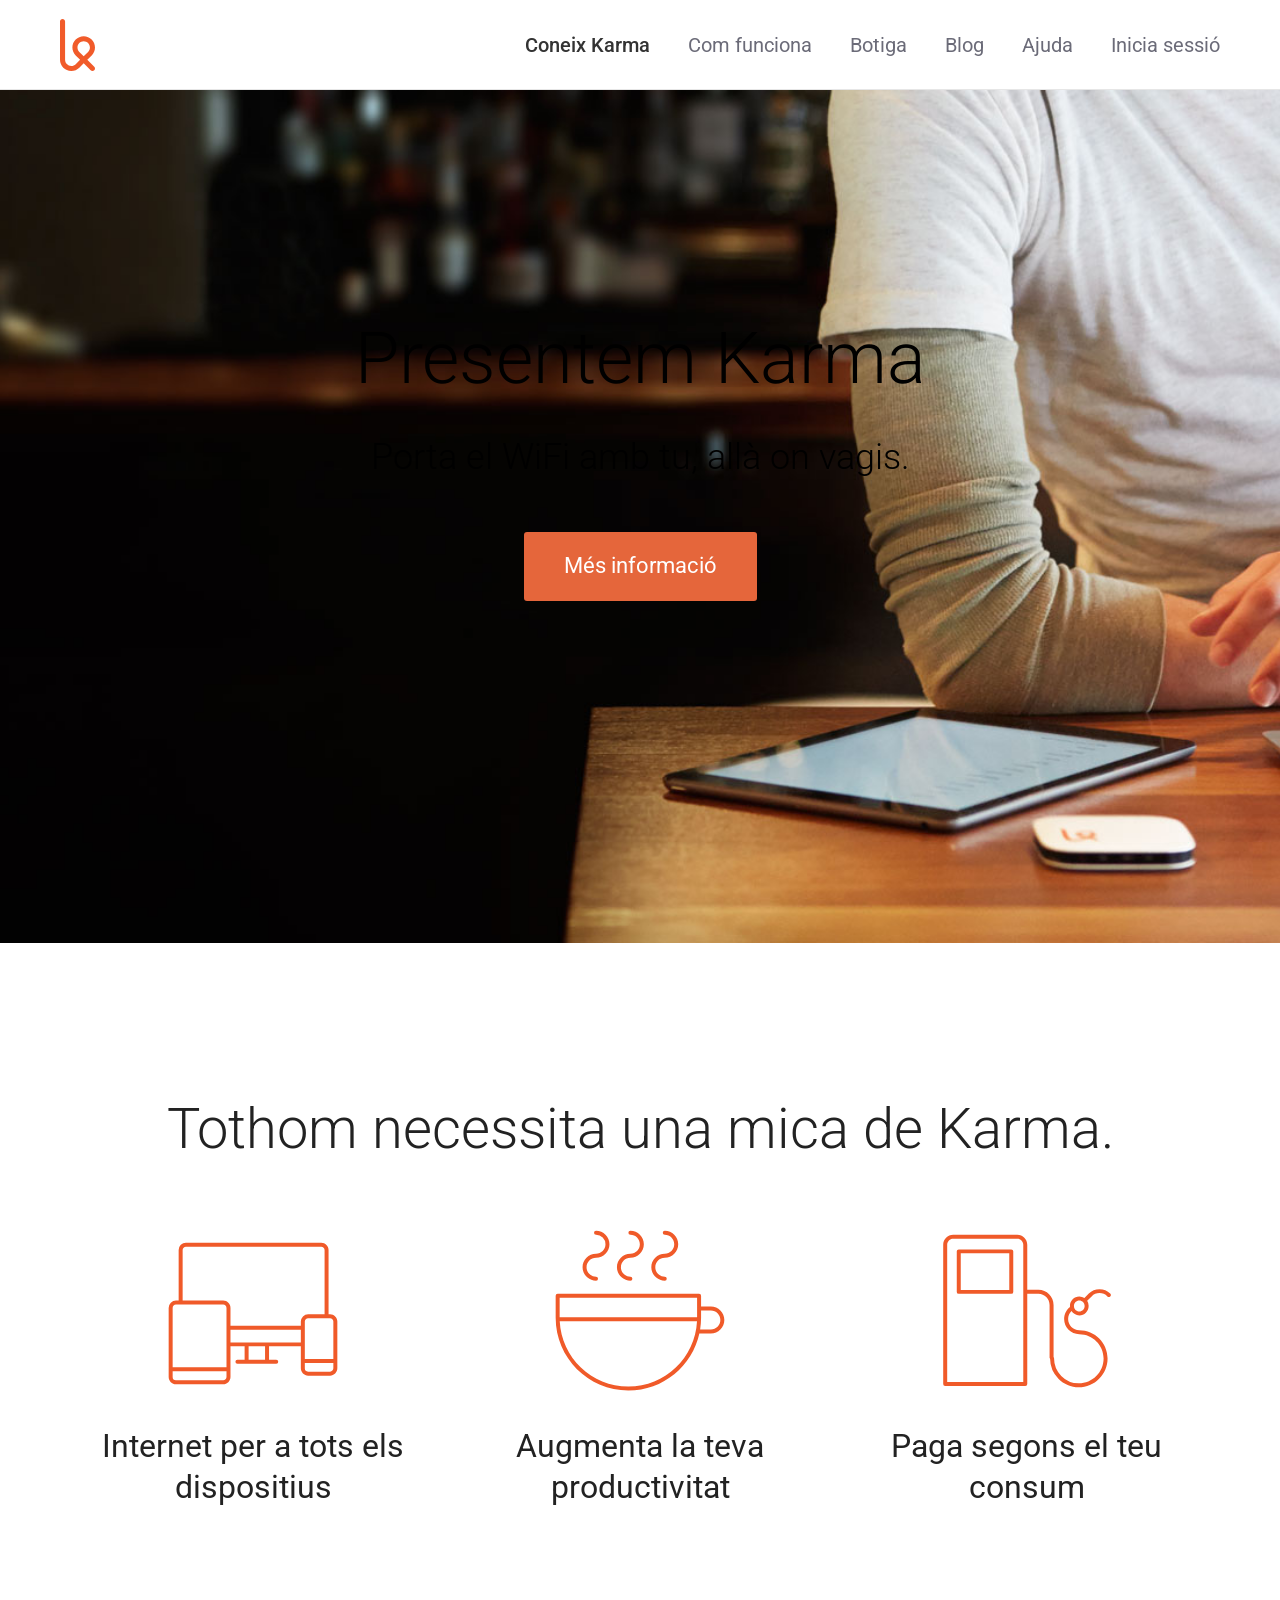
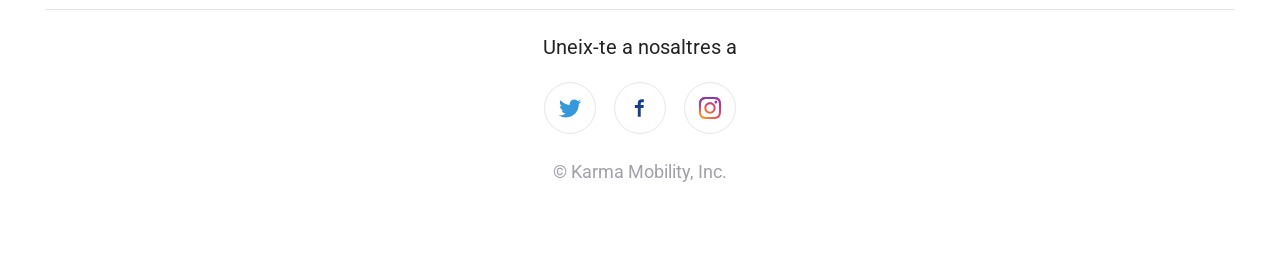
<file: karma/index.html>
<!DOCTYPE html>
<html lang="ca">
<head>
  <meta charset="UTF-8">
  <meta name="viewport" content="width=device-width, initial-scale=1">
  <title>Karma</title>
  <link rel="icon" href="favicon.ico">
  <link rel="preconnect" href="https://fonts.googleapis.com">
  <link rel="preconnect" href="https://fonts.gstatic.com" crossorigin>
  <link href="https://fonts.googleapis.com/css2?family=Roboto:wght@300;400;500;700&display=swap" rel="stylesheet">
  <link rel="stylesheet" href="style.css">
</head>
<body>

  <header class="header">
    <div class="container header__inner">
      <a href="#" class="logo"><img src="karma-logo.svg" alt="Karma"></a>

      <input type="checkbox" id="menu-toggle" class="menu-toggle">
      <label for="menu-toggle" class="menu-button">
        <img src="menu-hamburger.svg" alt="Menú">
      </label>

      <nav class="nav">
        <ul>
          <li><a href="#" class="nav__current">Coneix Karma</a></li>
          <li><a href="#">Com funciona</a></li>
          <li><a href="#">Botiga</a></li>
          <li><a href="#">Blog</a></li>
          <li><a href="#">Ajuda</a></li>
          <li><a href="#">Inicia sessió</a></li>
        </ul>
      </nav>
    </div>
  </header>

  <main>
    <section class="hero">
      <h1>Presentem Karma</h1>
      <p>Porta el WiFi amb tu, allà on vagis.</p>
      <a href="#" class="button">Més informació</a>
    </section>

    <section class="features container">
      <h2>Tothom necessita una mica de Karma.</h2>
      <div class="features__list">
        <article class="feature">
          <img src="icon-devices.svg" alt="">
          <h3>Internet per a tots els dispositius</h3>
        </article>
        <article class="feature">
          <img src="icon-coffee.svg" alt="">
          <h3>Augmenta la teva productivitat</h3>
        </article>
        <article class="feature">
          <img src="icon-refill.svg" alt="">
          <h3>Paga segons el teu consum</h3>
        </article>
      </div>
    </section>
  </main>

  <footer class="footer container">
    <p class="footer__title">Uneix-te a nosaltres a</p>
    <ul class="social">
      <li><a href="#"><img src="twitter-icon.svg" alt="Twitter"></a></li>
      <li><a href="#"><img src="facebook-icon.svg" alt="Facebook"></a></li>
      <li><a href="#"><img src="instagram-icon.svg" alt="Instagram"></a></li>
    </ul>
    <p class="footer__copy">&copy; Karma Mobility, Inc.</p>
  </footer>

</body>
</html>
</file>
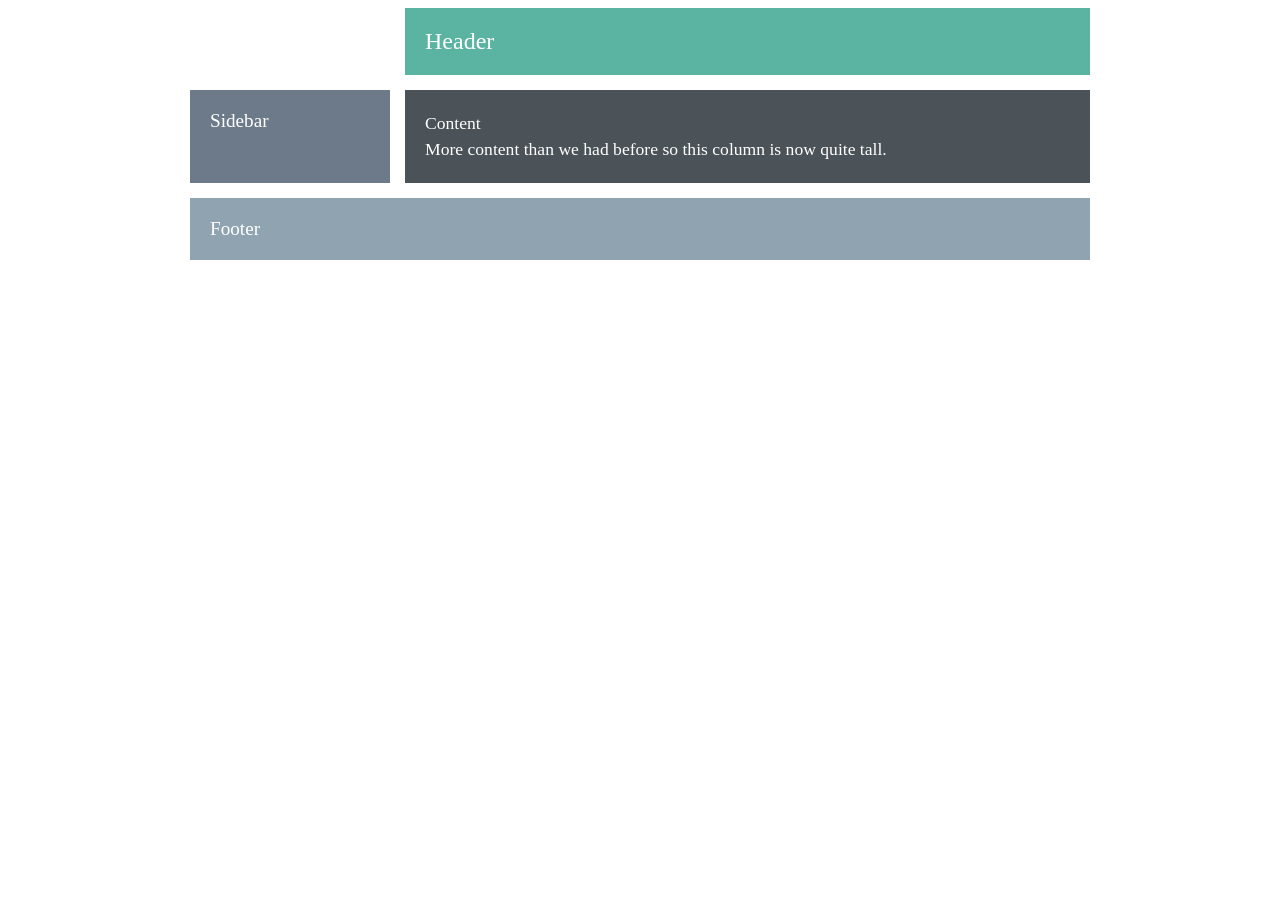
<file: prova/index.html>
<!DOCTYPE html>
<html lang="es">
<head>
    <meta charset="UTF-8">
    <meta name="viewport" content="width=device-width, initial-scale=1.0">
    <title>Ejemplo Grid Template</title>
    <link rel="stylesheet" href="style.css">
</head>
<body>

    <div class="container">
        <header class="header">Header</header>
        <aside class="sidebar">Sidebar</aside>
        <main class="content">
            Content<br>
            More content than we had before so this column is now quite tall.
        </main>
        <footer class="footer">Footer</footer>
    </div>

</body>
</html>
</file>
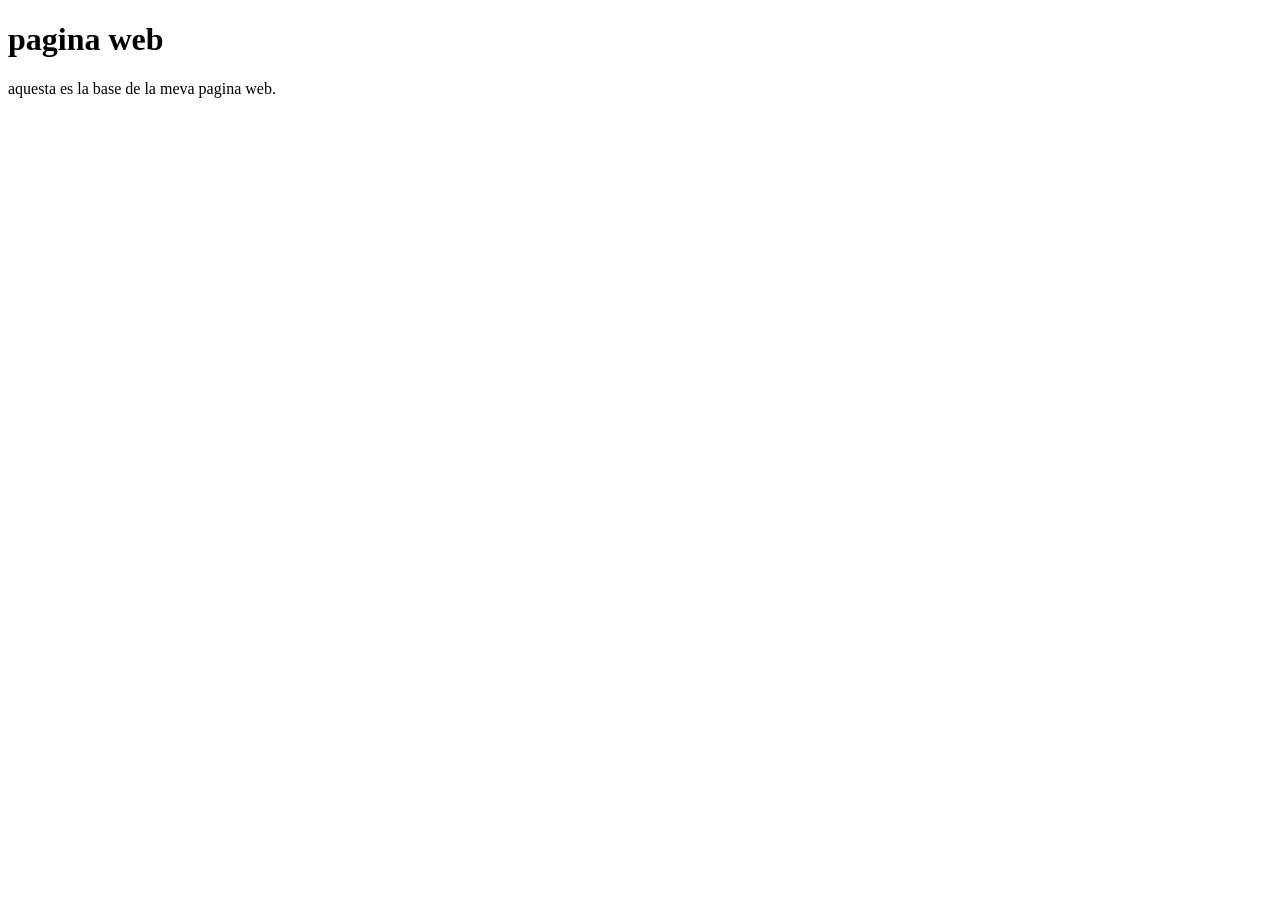
<file: esquelet.html>
<!DOCTYPE html>
<html lang="ca">
<head>
    <meta charset="UTF-8">
    <title>Marc Guilaniu</title>
</head>
<body>
    <h1>pagina web</h1>
    <p>aquesta es la base de la meva pagina web.</p>
</body>
</html>
</file>
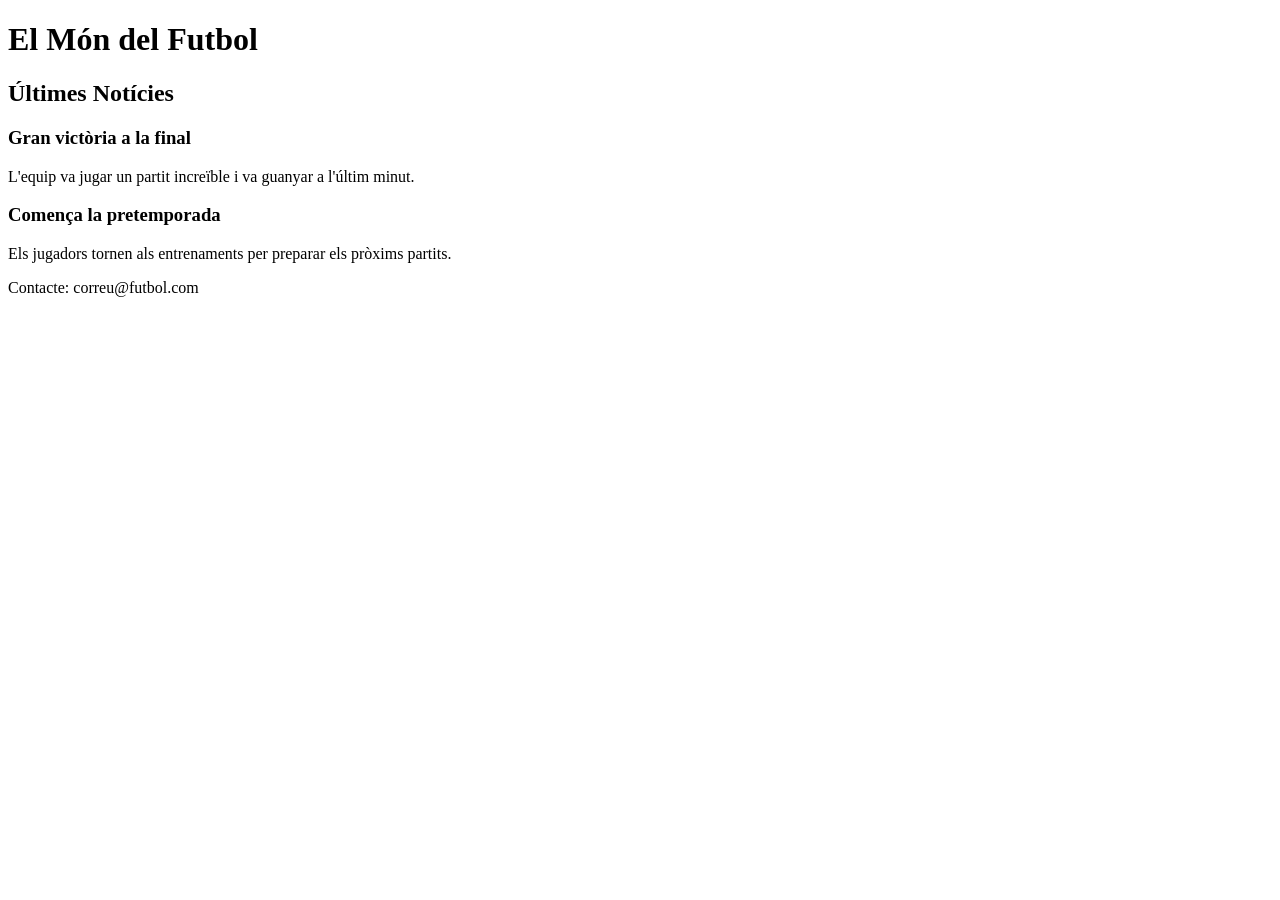
<file: exercici2.html>
<!DOCTYPE html>
<html lang="ca">
<head>
    <meta charset="UTF-8">
    <meta name="viewport" content="width=device-width, initial-scale=1.0">
    <title>La meva Web de Futbol</title>
</head>
<body>

    <header>
        <h1>El Món del Futbol</h1>
    </header>

    <main>
        <section>
            <h2>Últimes Notícies</h2>

            <article>
                <h3>Gran victòria a la final</h3>
                <p>L'equip va jugar un partit increïble i va guanyar a l'últim minut.</p>
            </article>

            <article>
                <h3>Comença la pretemporada</h3>
                <p>Els jugadors tornen als entrenaments per preparar els pròxims partits.</p>
            </article>
        </section>
    </main>

    <footer>
        <p>Contacte: correu@futbol.com</p>
    </footer>

</body>
</html>
</file>
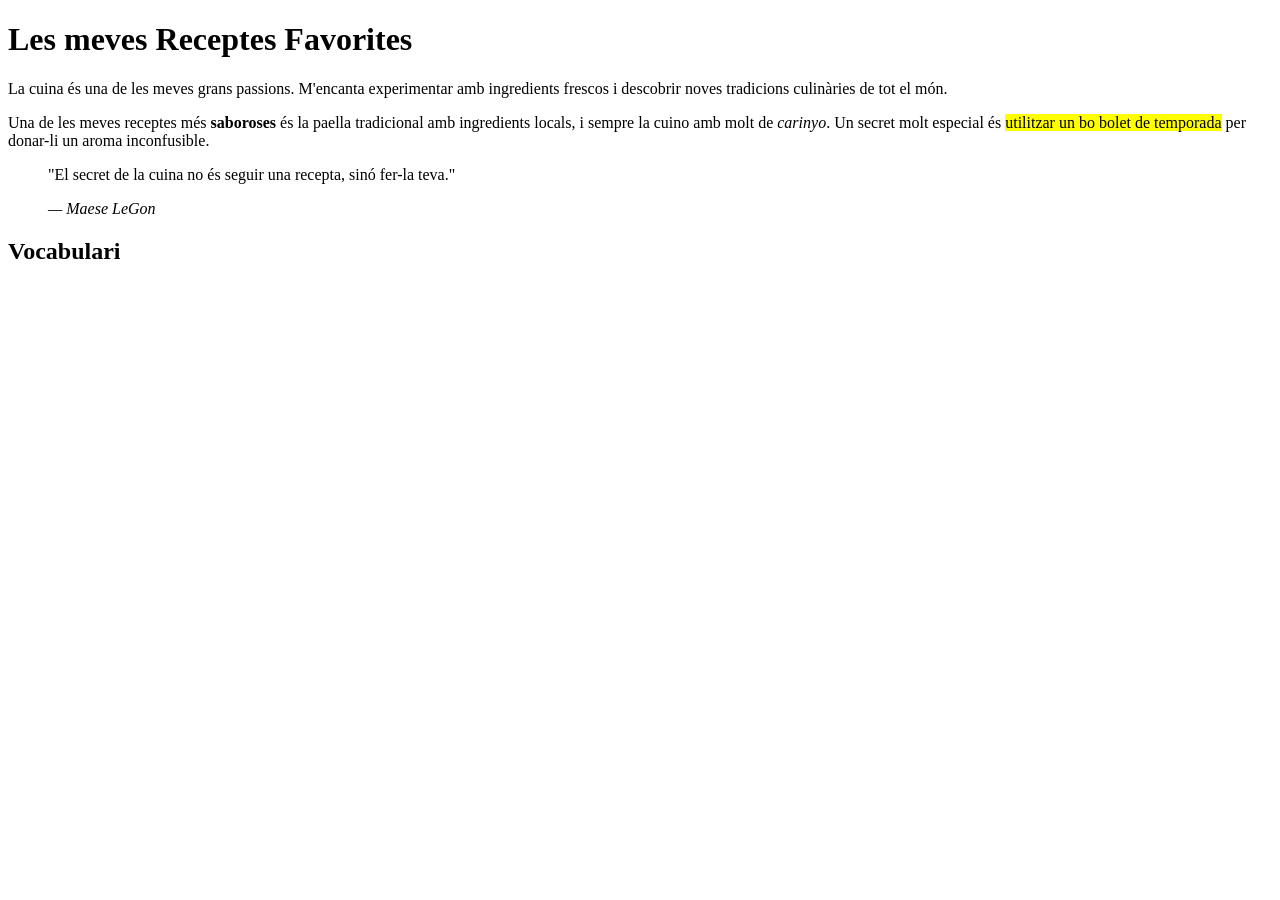
<file: exercici3.html>
<!DOCTYPE html>
<html lang="ca">
<head>
    <meta charset="UTF-8">
    <meta name="viewport" content="width=device-width, initial-scale=1.0">
    <title>Les meves Receptes Favorites</title>
</head>
<body>

    <h1>Les meves Receptes Favorites</h1>

    <p>
        La cuina és una de les meves grans passions. M'encanta experimentar amb ingredients frescos i descobrir noves tradicions culinàries de tot el món.
    </p>

    <p>
        Una de les meves receptes més <strong>saboroses</strong> és la paella tradicional amb ingredients locals, i sempre la cuino amb molt de <em>carinyo</em>. Un secret molt especial és <mark>utilitzar un bo bolet de temporada</mark> per donar-li un aroma inconfusible.
    </p>

    <blockquote>
        <p>"El secret de la cuina no és seguir una recepta, sinó fer-la teva."</p>
        <cite>— Maese LeGon</cite>
    </blockquote>
    <h2>Vocabulari
</file>
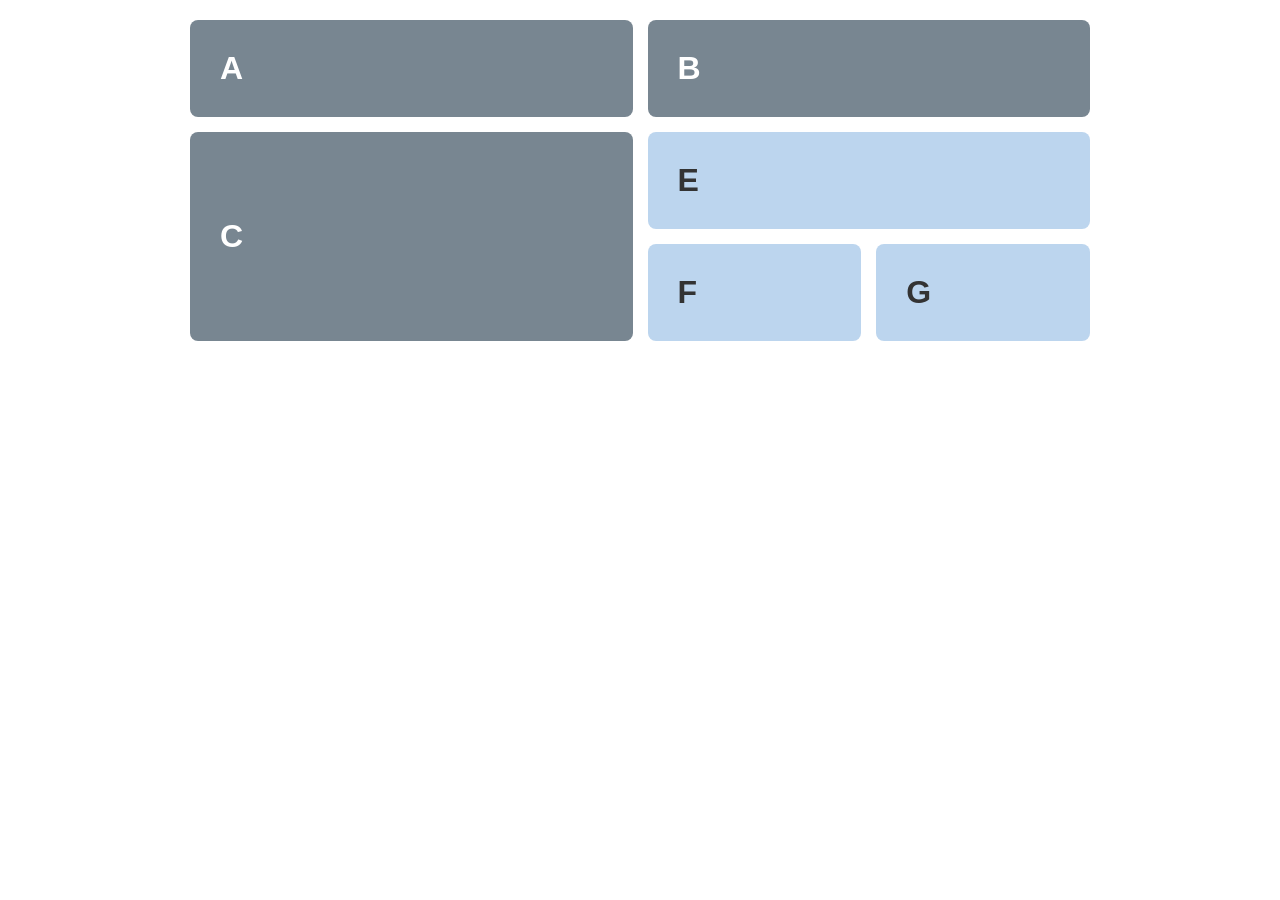
<file: prova/exercici2.html>
<!DOCTYPE html>
<html lang="es">
<head>
    <meta charset="UTF-8">
    <meta name="viewport" content="width=device-width, initial-scale=1.0">
    <title>Exercici2</title>
    <link rel="stylesheet" href="style2.css">
</head>
<body>
    <div class="container">
        <div class="box a">A</div>
        <div class="box b">B</div>
        <div class="box c">C</div>
        <div class="right-column">
            <div class="box e">E</div>
            <div class="sub-row">
                <div class="box f">F</div>
                <div class="box g">G</div>
            </div>
        </div>
    </div>
</body>
</html>
</file>
<file: karma/style.css>
/* ---------- Base ---------- */
* { box-sizing: border-box; margin: 0; padding: 0; }

:root {
  --orange: #e5663b;
  --text: #222;
  --gray: #6b6b78;
}

body {
  font-family: "Roboto", Arial, sans-serif;
  color: var(--text);
  line-height: 1.3;
}

img { max-width: 100%; display: block; }
ul { list-style: none; }
a { text-decoration: none; color: inherit; }

.container {
  width: 100%;
  max-width: 1190px;
  margin: 0 auto;
  padding: 0 15px;
}

/* ---------- Header ---------- */
.header {
  height: 90px;
  background: #fff;
  border-bottom: 1px solid #e6e6e6;
}

.header__inner {
  height: 100%;
  display: flex;
  align-items: center;
  justify-content: space-between;
}

.logo img { height: 52px; width: auto; }

.nav ul { display: flex; gap: 38px; }

.nav a {
  font-size: 20px;
  color: var(--gray);
  transition: color .2s;
}

.nav a:hover { color: var(--orange); }
.nav .nav__current { font-weight: 500; color: #333; }

/* menú hamburguesa: oculto en escritorio */
.menu-toggle, .menu-button { display: none; }

/* ---------- Hero ---------- */
.hero {
  height: 853px;
  background: url("first-background.jpg") center / cover no-repeat;
  color: #000;
  text-align: center;
  display: flex;
  flex-direction: column;
  align-items: center;
  justify-content: center;
  padding: 0 20px 120px;
}

.hero h1 {
  font-size: 72px;
  font-weight: 300;
  margin-bottom: 28px;
}

.hero p {
  font-size: 36px;
  font-weight: 300;
  margin-bottom: 52px;
}

.button {
  display: inline-block;
  background: var(--orange);
  color: #fff;
  font-size: 22px;
  padding: 20px 40px;
  border-radius: 3px;
  transition: background .2s;
}

.button:hover { background: #cc5229; }

/* ---------- Features ---------- */
.features {
  text-align: center;
  padding-top: 150px;
  padding-bottom: 100px;
}

.features h2 {
  font-size: 56px;
  font-weight: 300;
  margin-bottom: 60px;
}

.features__list {
  display: flex;
  justify-content: space-between;
}

.feature { flex: 1; }

.feature img {
  height: 170px;
  width: auto;
  margin: 0 auto 30px;
}

.feature h3 {
  font-size: 32px;
  font-weight: 400;
}

/* ---------- Footer ---------- */
.footer {
  border-top: 1px solid #e6e6e6;
  text-align: center;
  padding-top: 24px;
  padding-bottom: 70px;
}

.footer__title { font-size: 20px; margin-bottom: 22px; }

.social {
  display: flex;
  justify-content: center;
  gap: 18px;
  margin-bottom: 26px;
}

.social a {
  width: 52px;
  height: 52px;
  border: 1px solid #e6e6ee;
  border-radius: 50%;
  display: flex;
  align-items: center;
  justify-content: center;
}

.social img { width: 22px; height: 22px; }

.footer__copy { font-size: 18px; color: #a0a0aa; }

/* ---------- Móvil ---------- */
@media (max-width: 768px) {
  .header { height: 66px; position: relative; }
  .logo img { height: 38px; }

  .menu-button { display: block; cursor: pointer; padding: 10px 0; }
  .menu-button img { width: 24px; height: 16px; }

  .nav {
    display: none;
    position: absolute;
    top: 66px;
    left: 0;
    right: 0;
    background: #fff;
    border-bottom: 1px solid #e6e6e6;
    z-index: 10;
  }

  .menu-toggle:checked ~ .nav { display: block; }

  .nav ul { flex-direction: column; gap: 0; }
  .nav li a { display: block; padding: 14px 15px; font-size: 18px; }

  .hero {
    height: 417px;
    background-position: 70% center;
    padding: 0 20px;
  }

  .hero h1 { font-size: 40px; margin-bottom: 14px; }
  .hero p { font-size: 20px; margin-bottom: 22px; max-width: 260px; }
  .button { font-size: 16px; padding: 12px 18px; }

  .features { padding-top: 50px; padding-bottom: 60px; }
  .features h2 { font-size: 28px; margin-bottom: 40px; }

  .features__list { flex-direction: column; gap: 40px; }
  .feature img { height: 90px; margin-bottom: 20px; }
  .feature h3 { font-size: 18px; }

  .footer { padding-top: 20px; padding-bottom: 50px; }
  .footer__title { font-size: 15px; }
  .social { gap: 12px; }
  .social a { width: 38px; height: 38px; }
  .social img { width: 16px; height: 16px; }
  .footer__copy { font-size: 14px; }
}
</file>
<file: prova/style.css>
.body {
    font-family: Arial, sans-serif;
    margin: 0;
    background-color: #f4f4f4;
    padding: 20px;
}

.container {
    display: grid;
    grid-template-columns: 200px 1fr;
    grid-template-rows: auto auto auto;
    grid-template-areas: 
        ". header"
        "sidebar content"
        "footer footer";
    gap: 15px;
    max-width: 900px;
    margin: 0 auto;
}

.header {
    grid-area: header;
    background-color: #5bb3a2; 
    color: white;
    padding: 20px;
    font-size: 1.5rem;
}

.sidebar {
    grid-area: sidebar;
    background-color: #6c7a89; 
    color: white;
    padding: 20px;
    font-size: 1.2rem;
}

.content {
    grid-area: content;
    background-color: #4b5358;
    color: white;
    padding: 20px;
    font-size: 1.1rem;
    line-height: 1.5;
}

.footer {
    grid-area: footer;
    background-color: #8fa4b0; 
    color: white;
    padding: 20px;
    font-size: 1.2rem;
}
</file>
<file: prova/style2.css>
body {
    font-family: Arial, Helvetica, sans-serif;
    margin: 0;
    background-color: #ffffff;
    padding: 20px;
}

.container {
    display: grid;
    /* Dos columnas principales: izquierda (C) y derecha (E, F, G) */
    grid-template-columns: 2fr 2fr;
    grid-template-rows: auto auto;
    
    grid-template-areas: 
        "a b"
        "c right";

    gap: 15px;
    max-width: 900px;
    margin: 0 auto;
}

.a {
    grid-area: a;
    background-color: #788691;
}

.b {
    grid-area: b;
    background-color: #788691;
}

.c {
    grid-area: c;
    background-color: #788691;
}

/* Contenedor que agrupa E, F y G a la derecha */
.right-column {
    grid-area: right;
    display: flex;
    flex-direction: column;
    gap: 15px;
}

/* Subfila para que F y G estén uno al lado del otro debajo de E */
.sub-row {
    display: flex;
    gap: 15px;
}

.box {
    padding: 30px;
    font-size: 2rem;
    font-weight: bold;
    color: white;
    border-radius: 8px;
    display: flex;
    align-items: center;
}

/* Colores específicos para diferenciar las cajas */
.e, .f, .g {
    background-color: #bcd5ee;
    color: #333;
}

/* Hacemos que F y G ocupen el mismo ancho en su fila */
.sub-row .box {
    flex: 1;
}
</file>
